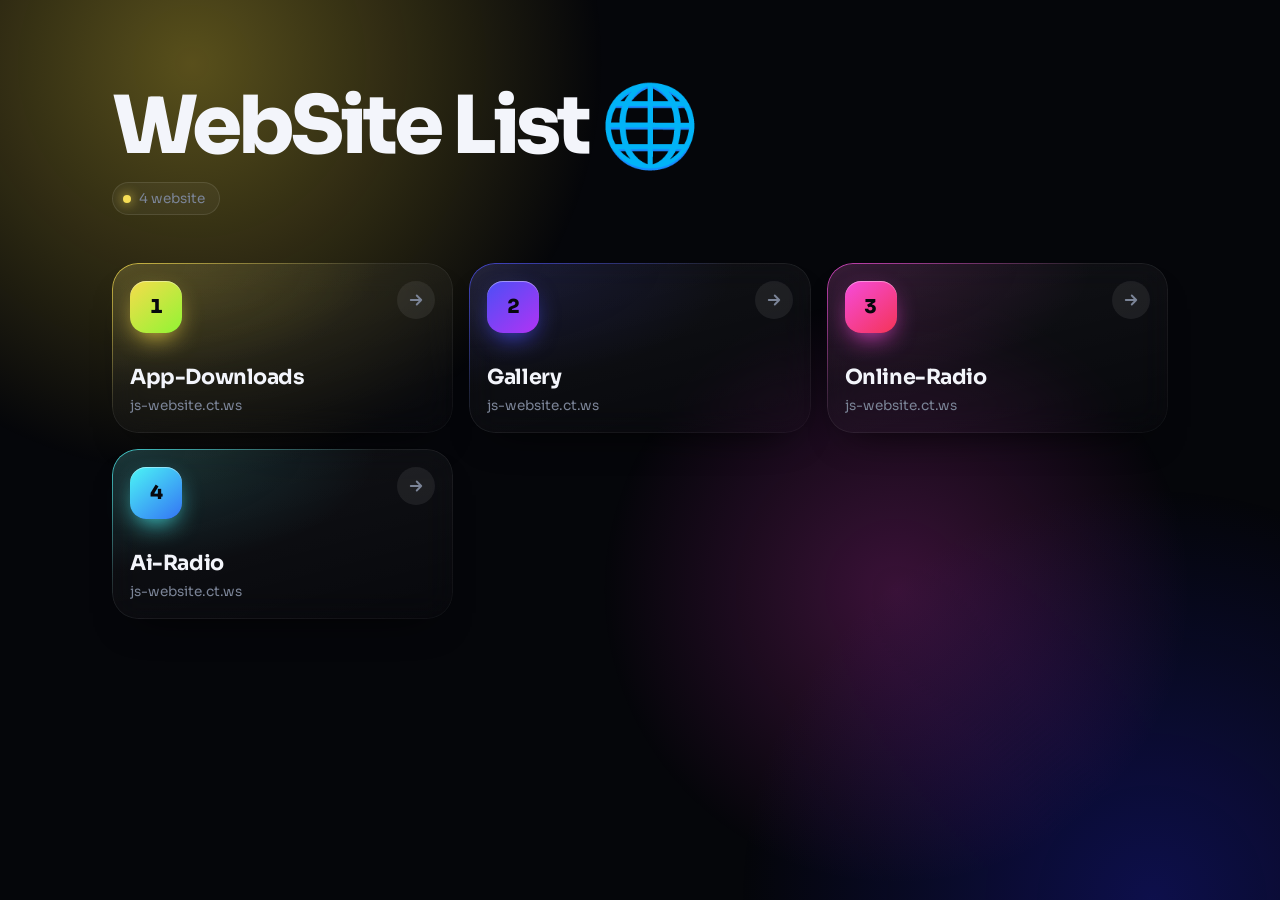
<file: JS-WebSite/index.html>
<!DOCTYPE html>
<html lang="mk">
<head>
<meta charset="utf-8">
<meta name="viewport" content="width=device-width, initial-scale=1, viewport-fit=cover">
<title>Callibra WebSite</title>
<link rel="icon" type="image/png" href="i.png">
<link rel="preconnect" href="https://fonts.googleapis.com">
<link rel="preconnect" href="https://fonts.gstatic.com" crossorigin>
<link href="https://fonts.googleapis.com/css2?family=Sora:wght@400;600;700;800&display=swap" rel="stylesheet">
<style>
  :root {
    color-scheme: dark;
    --bg: #05060a;
    --text: #f3f5fb;
    --muted: #7b8497;
    --b1: hsl(260 90% 60% / .35);
    --b2: hsl(190 90% 55% / .28);
    --b3: hsl(320 90% 60% / .22);
    --dot: hsl(260 90% 65%);
    box-sizing: border-box;
    padding-top: env(safe-area-inset-top, 0px);
    padding-bottom: env(safe-area-inset-bottom, 0px);
  }
  *, *::before, *::after { box-sizing: inherit; }
  html { background: var(--bg); }
  body {
    margin: 0;
    min-height: 100vh;
    background: var(--bg);
    color: var(--text);
    font-family: "Sora", system-ui, -apple-system, "Segoe UI", Roboto, Helvetica, Arial, sans-serif;
    line-height: 1.4;
    -webkit-font-smoothing: antialiased;
    overflow-x: hidden;
  }

  /* Aurora pozadina: boite se menuvaat so sekoj refresh */
  .aurora { position: fixed; inset: 0; z-index: 0; pointer-events: none; overflow: hidden; }
  .aurora i {
    position: absolute;
    width: 70vmax; height: 70vmax;
    border-radius: 50%;
    animation: drift 26s ease-in-out infinite alternate;
  }
  .aurora i:nth-child(1) { top: -30vmax; left: -20vmax; background: radial-gradient(circle, var(--b1), transparent 65%); }
  .aurora i:nth-child(2) { bottom: -35vmax; right: -25vmax; background: radial-gradient(circle, var(--b2), transparent 65%); animation-duration: 32s; animation-delay: -8s; }
  .aurora i:nth-child(3) { top: 30%; left: 45%; width: 50vmax; height: 50vmax; background: radial-gradient(circle, var(--b3), transparent 65%); animation-duration: 38s; animation-delay: -15s; }
  @keyframes drift {
    from { transform: translate3d(0, 0, 0) scale(1); }
    to   { transform: translate3d(6vmax, 4vmax, 0) scale(1.12); }
  }

  main {
    position: relative;
    z-index: 1;
    max-width: 1120px;
    margin: 0 auto;
    padding: clamp(40px, 8vw, 88px) clamp(16px, 4vw, 32px) 72px;
  }
  header { margin-bottom: clamp(28px, 5vw, 48px); }
  h1 {
    margin: 0;
    font-size: clamp(2.6rem, 9vw, 5rem);
    font-weight: 800;
    letter-spacing: -0.05em;
    line-height: .95;
  }
  .count {
    display: inline-flex;
    align-items: center;
    gap: 8px;
    margin: 18px 0 0;
    padding: 6px 14px 6px 10px;
    border-radius: 999px;
    border: 1px solid rgba(255,255,255,.1);
    background: rgba(255,255,255,.04);
    color: var(--muted);
    font-size: .85rem;
  }
  .count::before {
    content: "";
    width: 8px; height: 8px;
    border-radius: 50%;
    background: var(--dot);
    box-shadow: 0 0 12px var(--dot);
  }

  #list {
    display: grid;
    grid-template-columns: repeat(auto-fill, minmax(min(100%, 260px), 1fr));
    gap: clamp(10px, 2vw, 16px);
    margin: 0;
    padding: 0;
    list-style: none;
  }

  .label {
    position: relative;
    isolation: isolate;
    display: grid;
    grid-template-columns: auto 1fr auto;
    grid-template-areas: "num . go" "txt txt txt";
    grid-template-rows: auto 1fr;
    gap: 30px 12px;
    min-height: 160px;
    padding: 18px;
    border-radius: 26px;
    color: var(--text);
    text-decoration: none;
    background:
      radial-gradient(130% 120% at 0% 0%, color-mix(in srgb, var(--c) 16%, transparent), transparent 60%),
      linear-gradient(165deg, rgba(255,255,255,.055), rgba(255,255,255,.012));
    -webkit-backdrop-filter: blur(16px);
    backdrop-filter: blur(16px);
    box-shadow: 0 20px 40px -26px rgba(0,0,0,.95);
    transition: transform .25s cubic-bezier(.2,.7,.2,1), box-shadow .25s ease;
    animation: rise .6s cubic-bezier(.2,.7,.2,1) both;
    animation-delay: calc(var(--i) * 60ms);
  }
  /* gradient rub */
  .label::before {
    content: "";
    position: absolute;
    inset: 0;
    z-index: -1;
    border-radius: inherit;
    padding: 1px;
    background: linear-gradient(150deg, color-mix(in srgb, var(--c) 75%, transparent), rgba(255,255,255,.07) 42%, rgba(255,255,255,.04));
    -webkit-mask: linear-gradient(#000 0 0) content-box, linear-gradient(#000 0 0);
    -webkit-mask-composite: xor;
    mask-composite: exclude;
    pointer-events: none;
    transition: opacity .25s ease;
  }
  /* spotlight sleden od kursorot */
  .label::after {
    content: "";
    position: absolute;
    inset: 0;
    z-index: -1;
    border-radius: inherit;
    background: radial-gradient(300px circle at var(--mx, 50%) var(--my, 0%), color-mix(in srgb, var(--c) 30%, transparent), transparent 70%);
    opacity: 0;
    transition: opacity .3s ease;
    pointer-events: none;
  }
  .label:hover, .label:focus-visible {
    transform: translateY(-4px);
    box-shadow: 0 26px 50px -22px color-mix(in srgb, var(--c) 60%, transparent);
  }
  .label:hover::after, .label:focus-visible::after { opacity: 1; }
  .label:focus-visible { outline: 2px solid var(--c); outline-offset: 3px; }

  .num {
    grid-area: num;
    display: grid;
    place-items: center;
    min-width: 52px;
    height: 52px;
    padding: 0 12px;
    border-radius: 16px;
    background: linear-gradient(140deg, var(--c), var(--c2));
    color: #07080d;
    font-weight: 800;
    font-size: 1.2rem;
    letter-spacing: -0.02em;
    font-variant-numeric: tabular-nums;
    box-shadow: 0 10px 26px -8px var(--c), inset 0 1px 0 rgba(255,255,255,.4);
  }
  .txt { grid-area: txt; align-self: end; min-width: 0; }
  .title {
    display: block;
    font-weight: 700;
    font-size: 1.3rem;
    letter-spacing: -0.02em;
    overflow: hidden;
    text-overflow: ellipsis;
    white-space: nowrap;
  }
  .host {
    display: block;
    margin-top: 4px;
    font-size: .85rem;
    color: var(--muted);
    overflow: hidden;
    text-overflow: ellipsis;
    white-space: nowrap;
  }
  .go {
    grid-area: go;
    width: 38px; height: 38px;
    display: grid;
    place-items: center;
    border-radius: 50%;
    background: rgba(255,255,255,.07);
    color: var(--muted);
    transition: background .25s ease, color .25s ease, transform .25s ease;
  }
  .label:hover .go, .label:focus-visible .go {
    background: var(--c);
    color: #07080d;
    transform: rotate(-45deg);
  }
  .go svg { width: 18px; height: 18px; }

  @keyframes rise {
    from { opacity: 0; transform: translateY(18px) scale(.98); }
    to   { opacity: 1; transform: none; }
  }

  /* Telefon: kompaktni redovi */
  @media (max-width: 560px) {
    #list { grid-template-columns: 1fr; }
    .label {
      grid-template-columns: auto 1fr auto;
      grid-template-areas: "num txt go";
      grid-template-rows: auto;
      align-items: center;
      gap: 14px;
      min-height: 0;
      padding: 14px 16px;
      border-radius: 22px;
    }
    .txt { align-self: center; }
    .title { font-size: 1.1rem; }
    .num { min-width: 48px; height: 48px; border-radius: 14px; }
    .go { width: 34px; height: 34px; }
  }
  @media (hover: none) {
    .label:hover { transform: none; }
  }
  @media (prefers-reduced-motion: reduce) {
    .aurora i, .label { animation: none; }
    .label, .go { transition: none; }
  }
</style>
</head>
<body>
<div class="aurora" aria-hidden="true"><i></i><i></i><i></i></div>
<main>
  <header>
    <h1>WebSite List 🌐</h1>
    <p class="count" id="count"></p>
  </header>
  <ul id="list"></ul>
</main>

<script>
  // =====================================================
  //  SAMO TUKA DODAVAJ NOVI LINKOVI (eden red = eden link)
  //  Boja, red i broj se pravat avtomatski.
  // =====================================================
  const LINKS = [
    { text: "App-Downloads",    url: "https://js-website.ct.ws/App-Downloads" },
    { text: "Gallery",          url: "https://js-website.ct.ws/Gallery" },
    { text: "Online-Radio",     url: "https://js-website.ct.ws/Online-Radio" },
	{ text: "Ai-Radio",         url: "https://js-website.ct.ws/Online-Radio" },
  ];
  // =====================================================

  const list = document.getElementById("list");
  let prevHue = null;
  const hues = [];

  // Random nijansa, dovolno razlicna od prethodnata
  function randomHue() {
    let h, tries = 0;
    do {
      h = Math.floor(Math.random() * 360);
      tries++;
    } while (
      prevHue !== null && tries < 50 &&
      Math.min(Math.abs(h - prevHue), 360 - Math.abs(h - prevHue)) < 45
    );
    prevHue = h;
    return h;
  }

  function hostOf(url) {
    try { return new URL(url).hostname.replace(/^www\./, ""); }
    catch (e) { return url; }
  }

  const ARROW = '<svg viewBox="0 0 24 24" fill="none" stroke="currentColor" stroke-width="2.5" stroke-linecap="round" stroke-linejoin="round" aria-hidden="true"><path d="M5 12h14M13 6l6 6-6 6"/></svg>';

  LINKS.forEach((item, i) => {
    const h = randomHue();
    hues.push(h);

    const li = document.createElement("li");
    const a = document.createElement("a");
    a.className = "label";
    a.href = item.url;
    a.target = "_blank";
    a.rel = "noopener noreferrer";
    a.style.setProperty("--i", i);
    a.style.setProperty("--c", `hsl(${h} 90% 63%)`);
    a.style.setProperty("--c2", `hsl(${(h + 40) % 360} 90% 58%)`);

    const num = document.createElement("span");
    num.className = "num";
    num.textContent = i + 1;

    const txt = document.createElement("span");
    txt.className = "txt";

    const title = document.createElement("span");
    title.className = "title";
    title.textContent = item.text;

    const host = document.createElement("span");
    host.className = "host";
    host.textContent = hostOf(item.url);

    txt.append(title, host);

    const go = document.createElement("span");
    go.className = "go";
    go.innerHTML = ARROW;

    a.append(num, txt, go);

    // spotlight efekt (desktop)
    a.addEventListener("pointermove", (e) => {
      const r = a.getBoundingClientRect();
      a.style.setProperty("--mx", (e.clientX - r.left) + "px");
      a.style.setProperty("--my", (e.clientY - r.top) + "px");
    });

    li.appendChild(a);
    list.appendChild(li);
  });

  // Aurora pozadina vo boite na labelite
  if (hues.length) {
    const root = document.documentElement.style;
    const pick = (n) => hues[n % hues.length];
    root.setProperty("--b1", `hsl(${pick(0)} 90% 60% / .35)`);
    root.setProperty("--b2", `hsl(${pick(1)} 90% 55% / .28)`);
    root.setProperty("--b3", `hsl(${pick(2)} 90% 60% / .22)`);
    root.setProperty("--dot", `hsl(${pick(0)} 90% 65%)`);
  }

  document.getElementById("count").textContent = LINKS.length + " website";
</script>
</body>
</html>
</file>
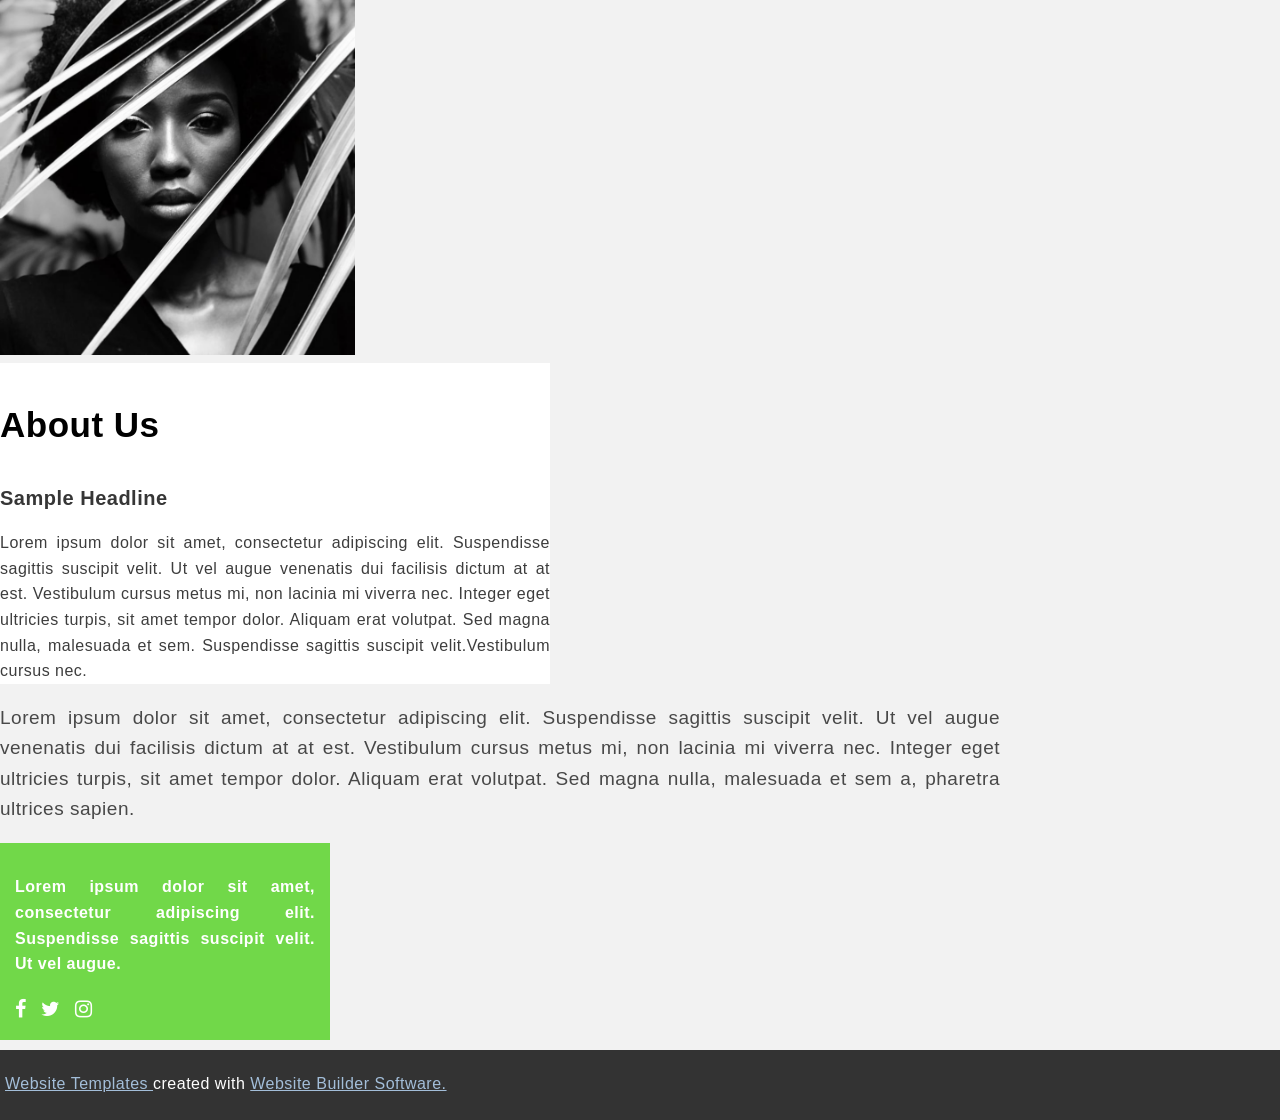
<file: JavaScript/Html_Css-1/index.html>
<!DOCTYPE html>
<html lang="en">
<head>
    <meta charset="UTF-8">
    <meta name="viewport" content="width=device-width, initial-scale=1.0">
    <link rel="stylesheet" href="https://fonts.googleapis.com/css?family=Audiowide|Arial">
    <link rel="stylesheet" href="https://cdnjs.cloudflare.com/ajax/libs/font-awesome/4.7.0/css/font-awesome.min.css">
	<title>Biography</title>
</head>
<style>
    body {
        margin: 0;
        font-family: "Arial", sans-serif;
        text-align: justify;
        letter-spacing: 0.5px;
        line-height: 1.6;
    }

    h1 {
        font-size: 35px;
        color: black;
    }
    
    #text{
       font-size: 20px;
       color: #363636;
    }
    
    .about-us {
        padding-top: 5px;
        width: 550px;
        background-color: white;
        color: #3d3d3d;
    }
    
    #paragraph {
        color: #484848;
        font-size: 19px;
        max-width: 1000px;
    }
    
    .div2 {
         background-color: #71d849;
         color: white;
         width: 300px;
         padding: 15px;  
    }
    
    footer {
        background-color: #333333;
        color: #ffffff;
        padding: 5px;
        position: relative;
        height: 60px;
        margin-top: 10px;
    }
    
    .social-icon {
        font-size: 20px;
        color: white;
        letter-spacing: 10px;
    }
    
</style>
<body style="background-color: #f2f2f2">
      <header>
       <img width="355px" src="./img/pic1.png" alt="header"/>
      </header>
<section class="about-us">
      <h1>About Us</h1>
      <h1 id="text">Sample Headline</h1>
      <p>Lorem ipsum dolor sit amet, consectetur adipiscing elit. Suspendisse sagittis suscipit velit. Ut vel augue venenatis dui facilisis dictum at at est. Vestibulum cursus metus mi, non lacinia mi viverra nec. Integer eget ultricies turpis, sit amet tempor dolor. Aliquam erat volutpat. Sed magna nulla, malesuada et sem. Suspendisse sagittis suscipit velit.Vestibulum cursus nec.</p>
</section>
      <p id="paragraph">Lorem ipsum dolor sit amet, consectetur adipiscing elit. Suspendisse sagittis suscipit velit. Ut vel augue venenatis dui facilisis dictum at at est. Vestibulum cursus metus mi, non lacinia mi viverra nec. Integer eget ultricies turpis, sit amet tempor dolor. Aliquam erat volutpat. Sed magna nulla, malesuada et sem a, pharetra ultrices sapien.</p>
<div class="div2">
      <p><strong>Lorem ipsum dolor sit amet, consectetur adipiscing elit. Suspendisse sagittis suscipit velit. Ut vel augue.</strong></p>
      <a href="#" class="social-icon"><i class="fa fa-facebook"></i></a>
      <a href="#" class="social-icon"><i class="fa fa-twitter"></i></a>
      <a href="#" class="social-icon"><i class="fa fa-instagram"></i></a>
</div>
<footer>
      <p style="color: white;"><a href="#" style="color: #a3bed9;">Website Templates </a>created with <a href="#" style="color: #a3bed9;">Website Builder Software.</a></p>
</footer>
</body>
</html>
</file>
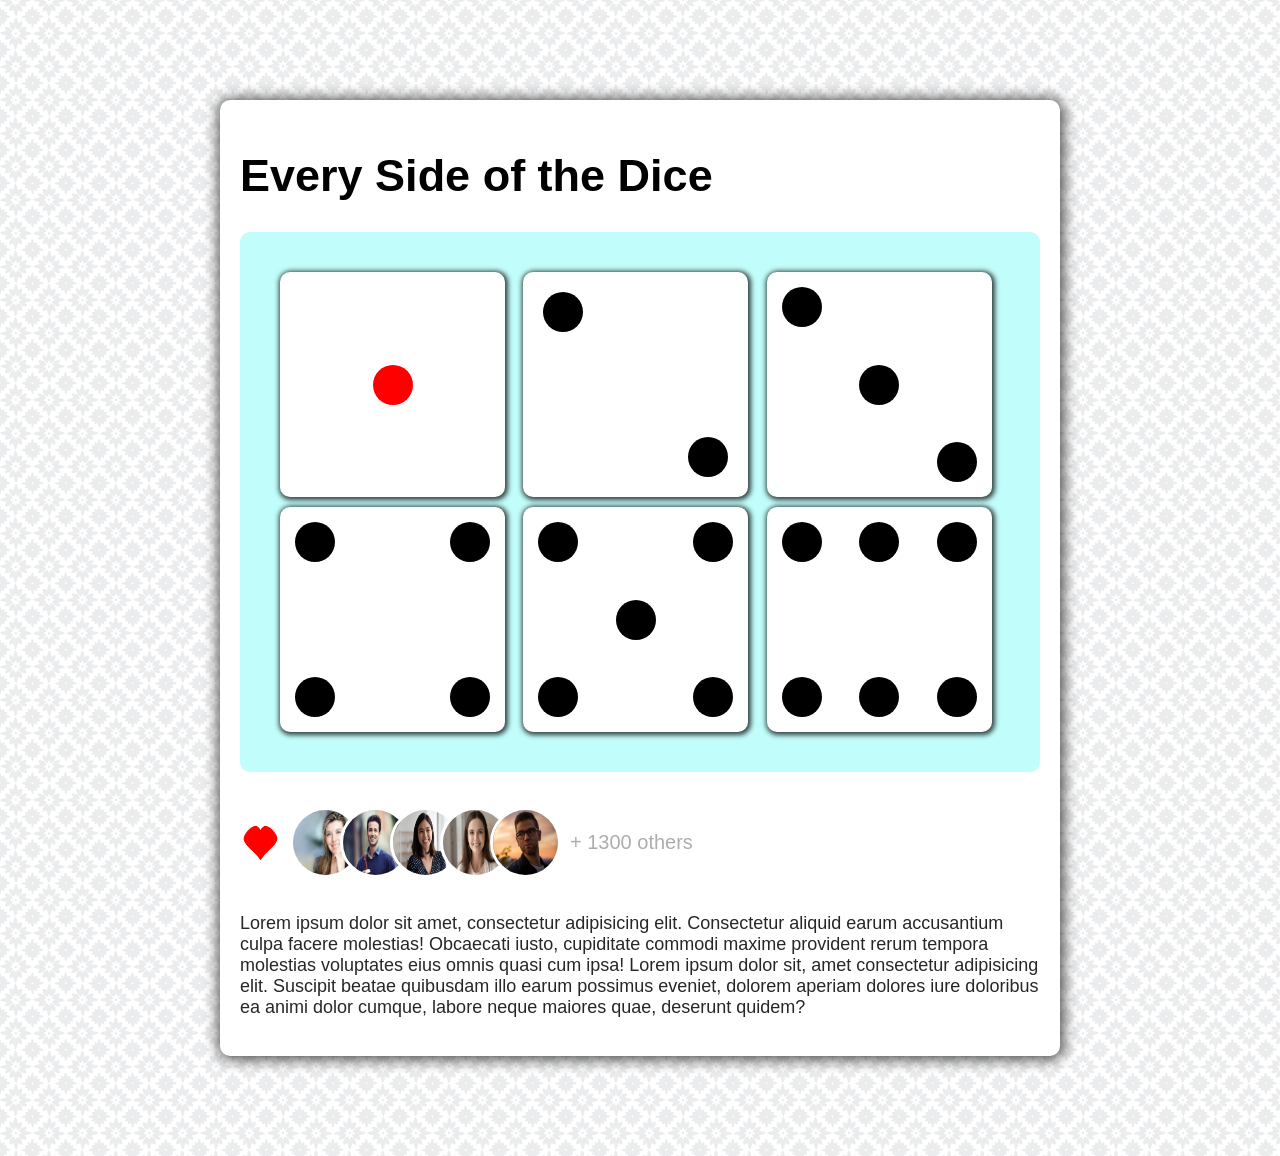
<file: JavaScript/Html_Css-5/index.html>
<!DOCTYPE html>
<html lang="en">
<head>
    <meta charset="UTF-8">
    <meta name="viewport" content="width=device-width, initial-scale=1.0">
    <link type="text/css" rel="stylesheet" href="style.css"/>
    <title>Position</title>
</head>
<body>
    <main class="container">
        <div><h1>Every Side of the Dice</h1></div>
           <div class="box">
               <div class="kocka">
                  <div class="dotred"></div>
               </div>
               <div class="kocka">
                  <div class="dot"></div>
                  <div class="dot"></div>
               </div>
               <div class="kocka">
                  <div class="dot"></div>
                  <div class="dot"></div>
                  <div class="dot"></div>
               </div>
               <div class="kocka">
                  <div class="dot"></div>
                  <div class="dot"></div>
                  <div class="dot"></div>
                  <div class="dot"></div>
               </div>
               <div class="kocka">
                   <div class="dot"></div>
                   <div class="dot"></div>
                   <div class="dot"></div>
                   <div class="dot"></div>
                   <div class="dot"></div>
               </div>
               <div class="kocka">
                    <div class="dot"></div>
                    <div class="dot"></div>
                    <div class="dot"></div>
                    <div class="dot"></div>
                    <div class="dot"></div>
                    <div class="dot"></div>
               </div>
           </div>
           <div class="sliki">
              <img src="./img/srce.png" width="35px" height="35px" style="margin-right: 20px;" id="img1">
              <img src="./img/1.png" width="65px" height="65px" id="img2">
              <img src="./img/2.jpg" width="65px" height="65px" id="img3">
              <img src="./img/3.jpg" width="65px" height="65px" id="img4">
              <img src="./img/4.jpg" width="65px" height="65px" id="img5">
              <img src="./img/5.jpg" width="65px" height="65px" id="img6">
              <div id="text"><span>+ 1300 others</span></div>
           </div>
                 <p>Lorem ipsum dolor sit amet, consectetur adipisicing elit. Consectetur aliquid earum accusantium culpa facere molestias! Obcaecati iusto, cupiditate commodi maxime provident rerum tempora 
                    molestias voluptates eius omnis quasi cum ipsa!
                    Lorem ipsum dolor sit, amet consectetur adipisicing elit. Suscipit beatae quibusdam illo earum possimus eveniet, dolorem aperiam dolores iure doloribus ea animi dolor cumque, 
                    labore neque maiores quae, deserunt quidem?</p>
    </main>
</body>
</html>
</file>
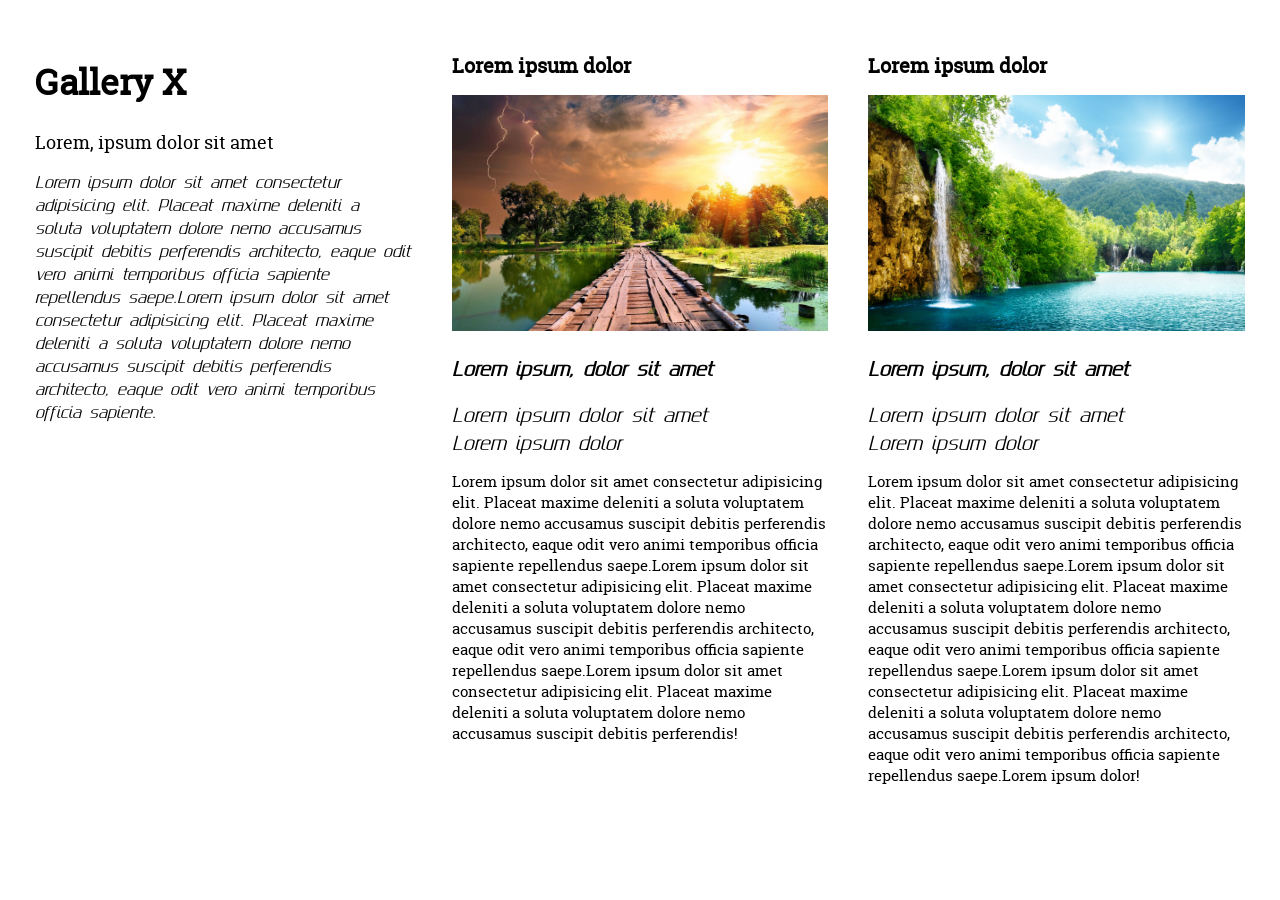
<file: JavaScript/Html_Css-6/index.html>
<!DOCTYPE html>
<html lang="en">
<head>
    <meta charset="UTF-8">
    <meta name="viewport" content="width=device-width, initial-scale=1.0">
    <link type="text/css" rel="stylesheet" href="./style/style.css"/>
    <link type="text/css" rel="stylesheet" href="./fonts/fonts.css"/>
    <title>Gallery X</title>
</head>
<body>
    <div class="text">
        <h1>Gallery X</h1>
        <span>Lorem, ipsum dolor sit amet</span>
        <P id="font2">Lorem ipsum dolor sit amet consectetur adipisicing elit. Placeat maxime deleniti a soluta voluptatem dolore nemo accusamus suscipit debitis perferendis architecto, eaque odit vero animi temporibus officia sapiente repellendus saepe.Lorem ipsum dolor sit amet consectetur adipisicing elit. Placeat maxime deleniti a soluta voluptatem dolore nemo accusamus suscipit debitis perferendis architecto, eaque odit vero animi temporibus officia sapiente.</P>
    </div>
    <div class="box1">
        <h2>Lorem ipsum dolor</h2>
        <img src="./img/1.jpg" alt="slika1">
        <h3 id="font2">Lorem ipsum, dolor sit amet</h3>
        <span id="font2">Lorem ipsum dolor sit amet</span><br>
        <span id="font2">Lorem ipsum dolor</span>
        <p>Lorem ipsum dolor sit amet consectetur adipisicing elit. Placeat maxime deleniti a soluta voluptatem dolore nemo accusamus suscipit debitis perferendis architecto, eaque odit vero animi temporibus officia sapiente repellendus saepe.Lorem ipsum dolor sit amet consectetur adipisicing elit. Placeat maxime deleniti a soluta voluptatem dolore nemo accusamus suscipit debitis perferendis architecto, eaque odit vero animi temporibus officia sapiente repellendus saepe.Lorem ipsum dolor sit amet consectetur adipisicing elit. Placeat maxime deleniti a soluta voluptatem dolore nemo accusamus suscipit debitis perferendis!</p>
    </div>
    <div class="box2">
        <h2>Lorem ipsum dolor</h2>
        <img src="./img/2.jpg" alt="slika2">
        <h3 id="font2">Lorem ipsum, dolor sit amet</h3>
        <span id="font2">Lorem ipsum dolor sit amet</span><br>
        <span id="font2">Lorem ipsum dolor</span>
        <p>Lorem ipsum dolor sit amet consectetur adipisicing elit. Placeat maxime deleniti a soluta voluptatem dolore nemo accusamus suscipit debitis perferendis architecto, eaque odit vero animi temporibus officia sapiente repellendus saepe.Lorem ipsum dolor sit amet consectetur adipisicing elit. Placeat maxime deleniti a soluta voluptatem dolore nemo accusamus suscipit debitis perferendis architecto, eaque odit vero animi temporibus officia sapiente repellendus saepe.Lorem ipsum dolor sit amet consectetur adipisicing elit. Placeat maxime deleniti a soluta voluptatem dolore nemo accusamus suscipit debitis perferendis architecto, eaque odit vero animi temporibus officia sapiente repellendus saepe.Lorem ipsum dolor!</p>
    </div>
</body>
</html>
</file>
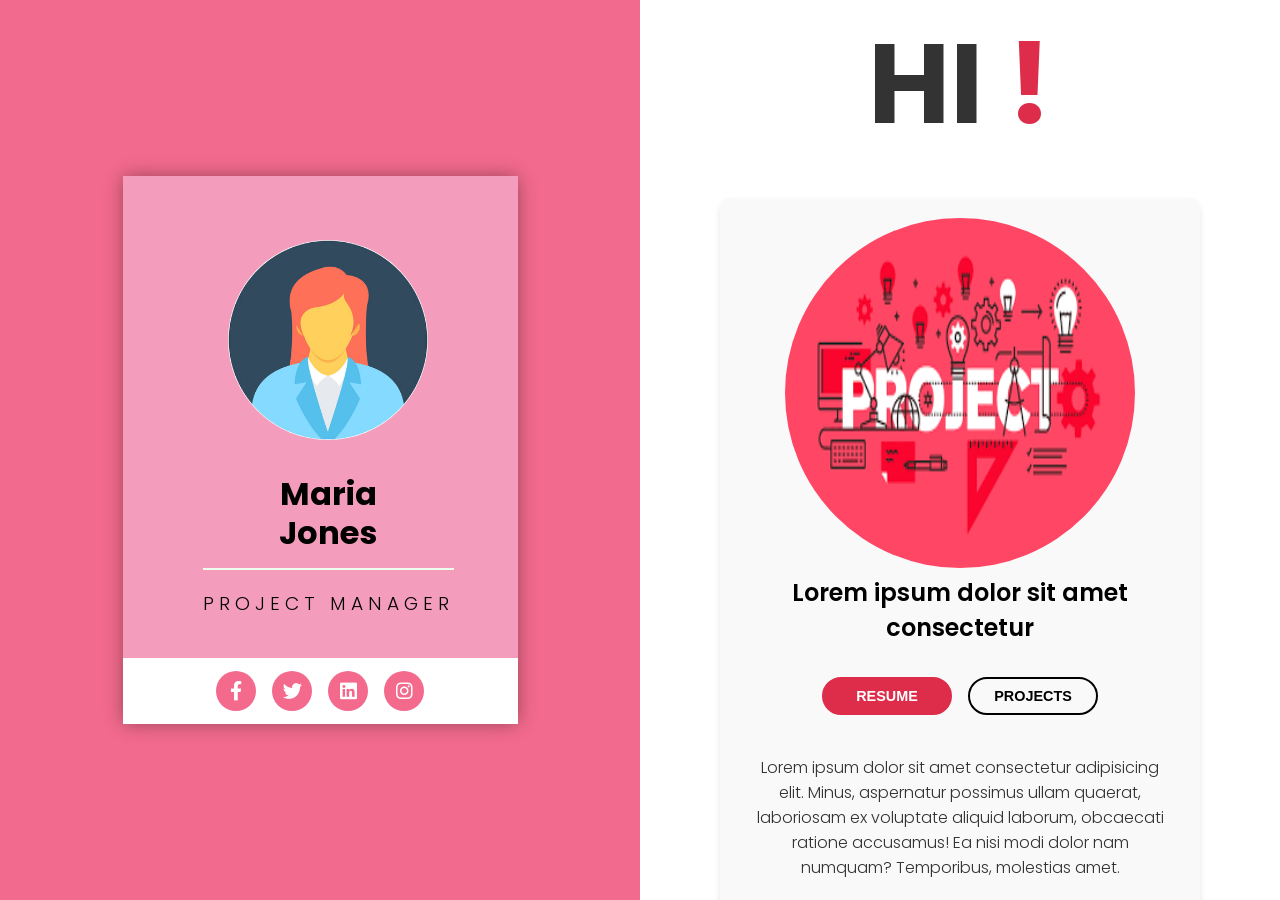
<file: JavaScript/Html_Css-AboutMe/index.html>
<!DOCTYPE html>
<html>
<head>
    <meta charset="utf-8">
    <meta http-equiv="X-UA-Compatible" content="IE=edge">
    <title>About Me Page</title>
    <meta name="viewport" content="width=device-width, initial-scale=1">
    <link rel="stylesheet" href="style.css">
    <link rel="stylesheet" href="https://cdnjs.cloudflare.com/ajax/libs/font-awesome/5.15.1/css/all.min.css" integrity="sha512-+4zCK9k+qNFUR5X+cKL9EIR+ZOhtIloNl9GIKS57V1MyNsYpYcUrUeQc9vNfzsWfV28IaLL3i96P9sdNyeRssA==" crossorigin="anonymous" />
</head>
<body>
<div class="about-wrapper">
    <div class="about-left">
        <div class="about-left-content">
            <div>
                <div class="shadow">
                    <div class="about-img">
                        <img src="./img/profil.jpg" alt="about image">
                    </div>
                </div>
                <h2>Maria<br>Jones</h2>
                <h3>Project manager</h3>
            </div>
            <ul class="icons">
                <li><i class="fab fa-facebook-f"></i></li>
                <li><i class="fab fa-twitter"></i></li>
                <li><i class="fab fa-linkedin"></i></li>
                <li><i class="fab fa-instagram"></i></li>
            </ul>
        </div>
    </div>
      <div class = "about-right">
          <h1>hi<span> !</span></h1>
        <div class="index">
        <img src="./img/project.png" alt="project image" class="responsive-img">
          <h2>Lorem ipsum dolor sit amet consectetur</h2>
        <div class = "about-btns">
        <a href="resume.html">
          <button type="button" class="btn btn-pink">Resume</button>
        </a>
        <a href="project.html">
          <button type="button" class="btn btn-white">Projects</button>
        </a>
        </div>
        <div class = "about-para">
          <p>Lorem ipsum dolor sit amet consectetur adipisicing elit. Minus, aspernatur possimus ullam quaerat, laboriosam ex voluptate aliquid laborum, obcaecati ratione accusamus! Ea nisi modi dolor nam numquam? Temporibus, molestias amet.</p>
          <p>Lorem ipsum dolor sit amet, consectetur adipisicing elit. Natus iure tempora alias laudantium sapiente impedit!</p>
        </div>
        </div>
      </div>
    </div>
  </body>
</html>
</file>
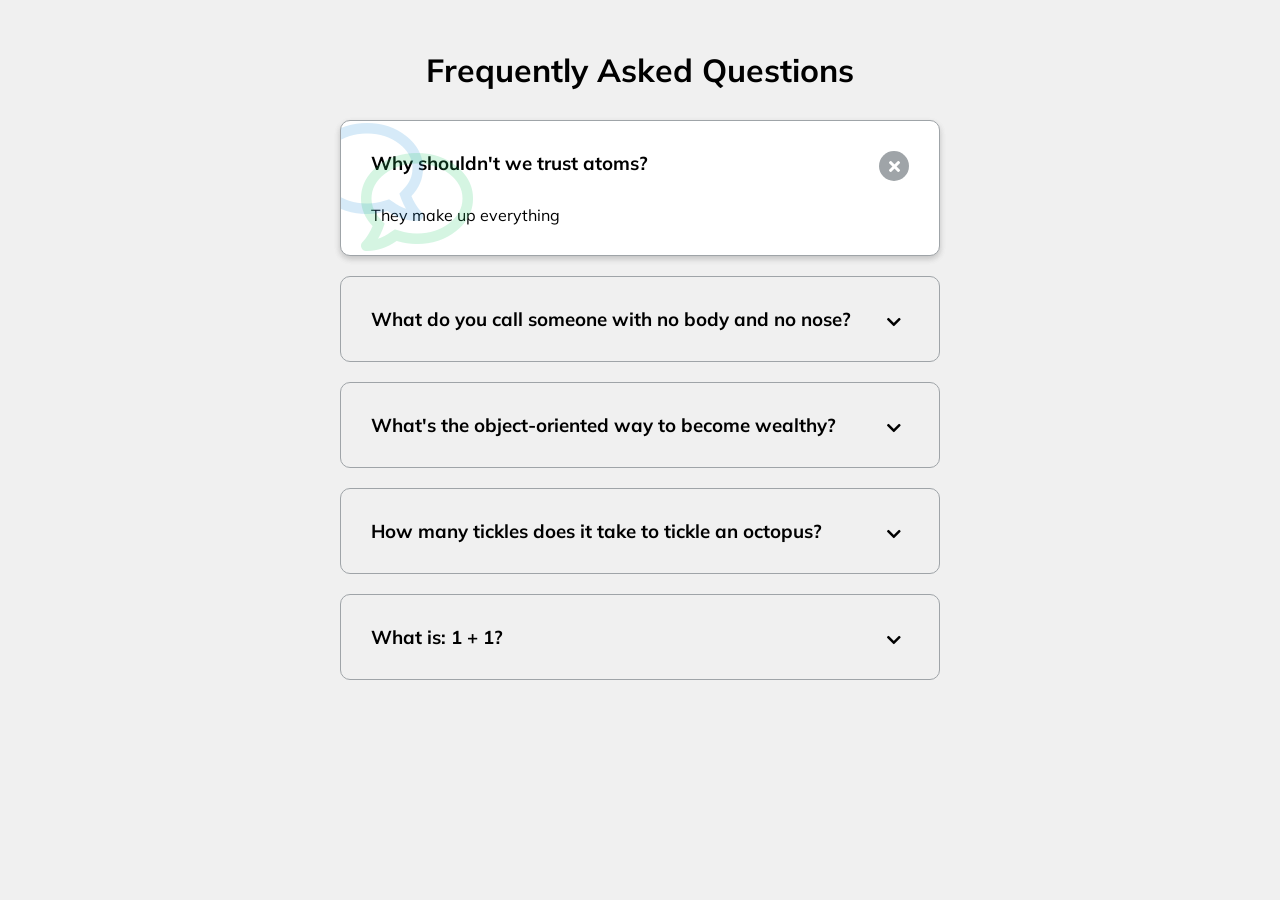
<file: JavaScript/Html_Css-FAQ/index.html>
<!DOCTYPE html>
<html lang="en">
  <head>
    <meta charset="UTF-8" />
    <meta name="viewport" content="width=device-width, initial-scale=1.0" />
    <link
      rel="stylesheet"
      href="https://cdnjs.cloudflare.com/ajax/libs/font-awesome/5.14.0/css/all.min.css"
      integrity="sha512-1PKOgIY59xJ8Co8+NE6FZ+LOAZKjy+KY8iq0G4B3CyeY6wYHN3yt9PW0XpSriVlkMXe40PTKnXrLnZ9+fkDaog=="
      crossorigin="anonymous"
    />
    <link rel="stylesheet" href="style.css" />
    <title>FAQ </title>
  </head>
  <body>
    <h1>Frequently Asked Questions</h1>
    <div class="faq-container">
      <div class="faq active">
        <h3 class="faq-title">Why shouldn't we trust atoms?</h3>

        <p class="faq-text">They make up everything</p>

        <button class="faq-toggle">
          <i class="fas fa-chevron-down"></i>
          <i class="fas fa-times"></i>
        </button>
      </div>

      <div class="faq">
        <h3 class="faq-title">
          What do you call someone with no body and no nose?
        </h3>
        <p class="faq-text">Nobody knows.</p>
        <button class="faq-toggle">
          <i class="fas fa-chevron-down"></i>
          <i class="fas fa-times"></i>
        </button>
      </div>

      <div class="faq">
        <h3 class="faq-title">
          What's the object-oriented way to become wealthy?
        </h3>
        <p class="faq-text">Inheritance.</p>
        <button class="faq-toggle">
          <i class="fas fa-chevron-down"></i>
          <i class="fas fa-times"></i>
        </button>
      </div>

      <div class="faq">
        <h3 class="faq-title">
          How many tickles does it take to tickle an octopus?
        </h3>
        <p class="faq-text">Ten-tickles!</p>
        <button class="faq-toggle">
          <i class="fas fa-chevron-down"></i>
          <i class="fas fa-times"></i>
        </button>
      </div>

      <div class="faq">
        <h3 class="faq-title">What is: 1 + 1?</h3>
        <p class="faq-text">Depends on who are you asking.</p>
        <button class="faq-toggle">
          <i class="fas fa-chevron-down"></i>
          <i class="fas fa-times"></i>
        </button>
      </div>
    </div>
<script>
const toggles = document.querySelectorAll('.faq-toggle')

toggles.forEach(toggle => {
toggle.addEventListener('click', () => {
toggle.parentNode.classList.toggle('active')
    })
})
</script>
  </body>
</html>
</file>
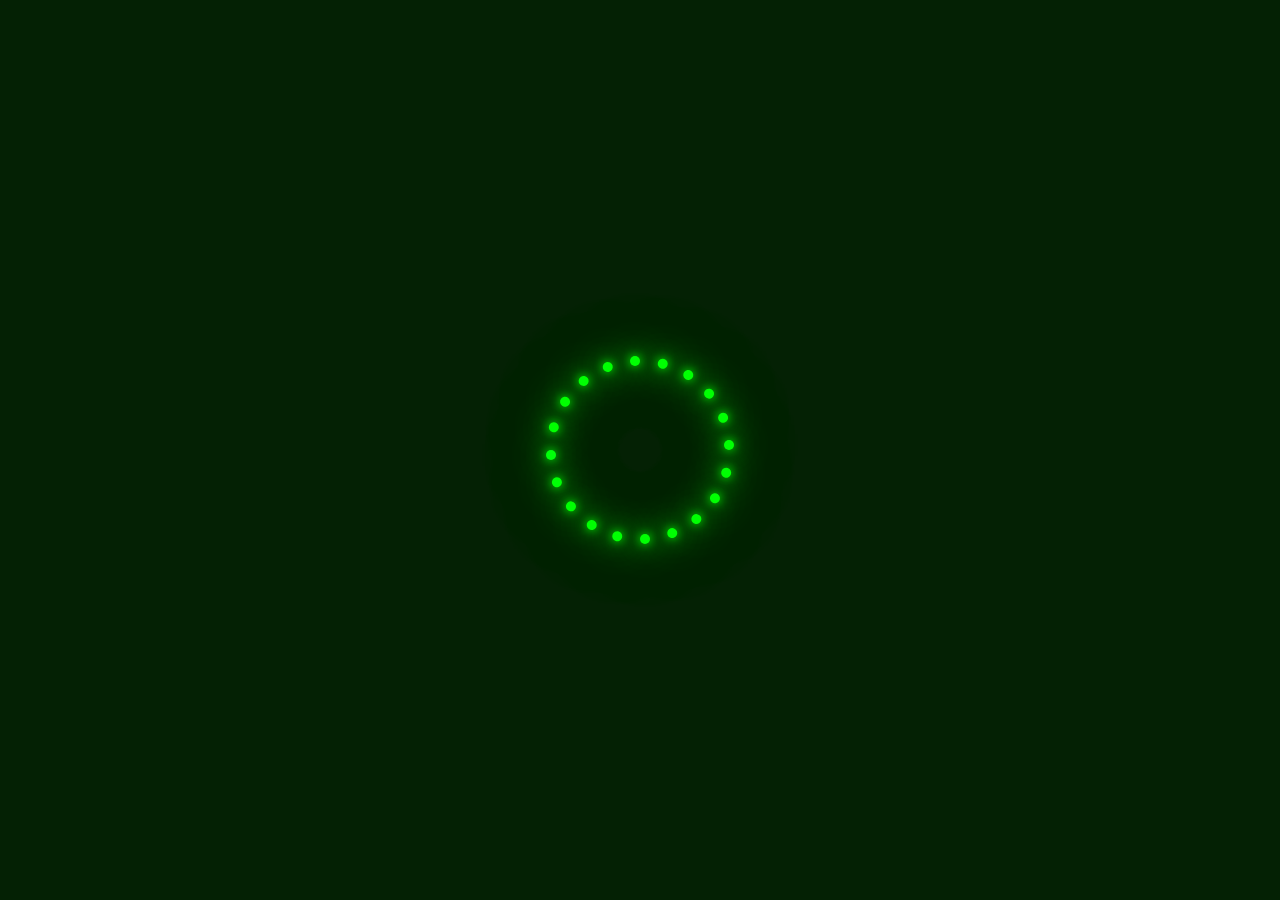
<file: JavaScript/Html_Css-Loader/index.html>
<!DOCTYPE html>
<html lang="en">
<head>
    <meta charset="UTF-8">
    <meta name="viewport" content="width=device-width, initial-scale=1.0">
    <title>CSS Creative Loader Animation Effects</title>
    <link rel="stylesheet" href="style.css">
</head>
<body>
    <section>
        <div class="loader">
            <span style="--i:1;"></span>
            <span style="--i:2;"></span>
            <span style="--i:3;"></span>
            <span style="--i:4;"></span>
            <span style="--i:5;"></span>
            <span style="--i:6;"></span>
            <span style="--i:7;"></span>
            <span style="--i:8;"></span>
            <span style="--i:9;"></span>
            <span style="--i:10;"></span>
            <span style="--i:11;"></span>
            <span style="--i:12;"></span>
            <span style="--i:13;"></span>
            <span style="--i:14;"></span>
            <span style="--i:15;"></span>
            <span style="--i:16;"></span>
            <span style="--i:17;"></span>
            <span style="--i:18;"></span>
            <span style="--i:19;"></span>
            <span style="--i:20;"></span>
        </div>
    </section>
</body>
</html>
</file>
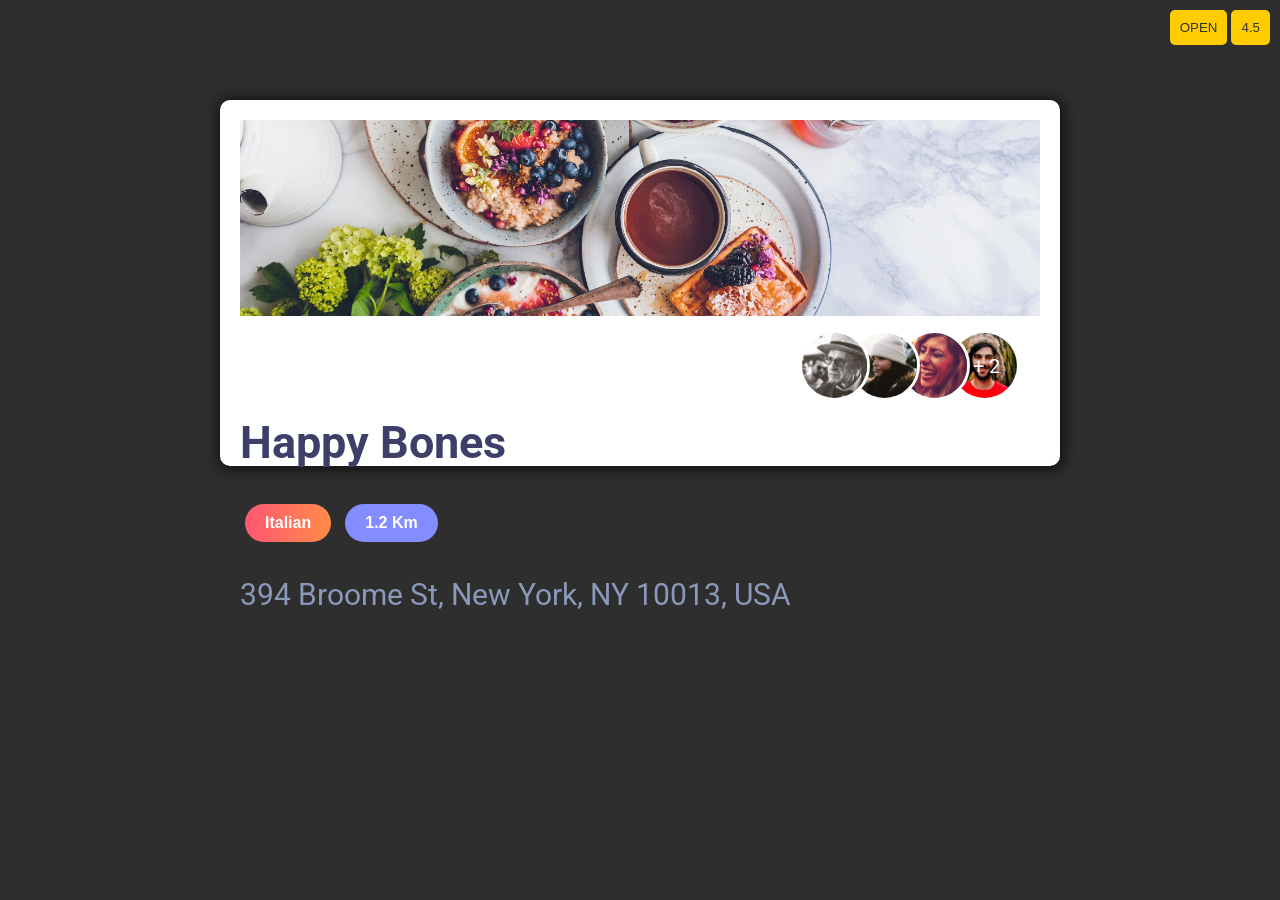
<file: JavaScript/JavaScipt-11/index.html>
<!DOCTYPE html>
<html lang="en">
<head>
    <meta charset="UTF-8">
    <meta name="viewport" content="width=device-width, initial-scale=1.0">
    <link rel="preconnect" href="https://fonts.googleapis.com">
    <link rel="preconnect" href="https://fonts.gstatic.com" crossorigin>
    <link href="https://fonts.googleapis.com/css2?family=Roboto:wght@400;700;900&display=swap" rel="stylesheet">
    <link type="text/css" rel="stylesheet" href="style.css"/>
    <title>HTML CSS Vezba</title>
</head>
<body>
    <main class="container">
        <div class="background-image">
              <!-- Background image content goes here -->
          </div>
          <div class="rewards-button">
              <button>OPEN</button>
              <button>4.5</button>
          </div> 
         <div class="sliki">
            <img src="./img/avatar-1.jpg" width="65px" height="65px" id="img1">
            <img src="./img/avatar-2.jpg" width="65px" height="65px" id="img2">
            <img src="./img/avatar-3.jpg" width="65px" height="65px" id="img3">
            <img src="./img/avatar-4.jpg" width="65px" height="65px" id="img4">
            <div id="text"><span>+ 2</span></div>
         </div>
          <h1>Happy Bones</h1> 
          <button class="btn">Italian</button>
          <button class="btn-2">1.2 Km</button>
         <p>394 Broome St, New York, NY 10013, USA</p>
  </main>
</body>
</html>
</file>
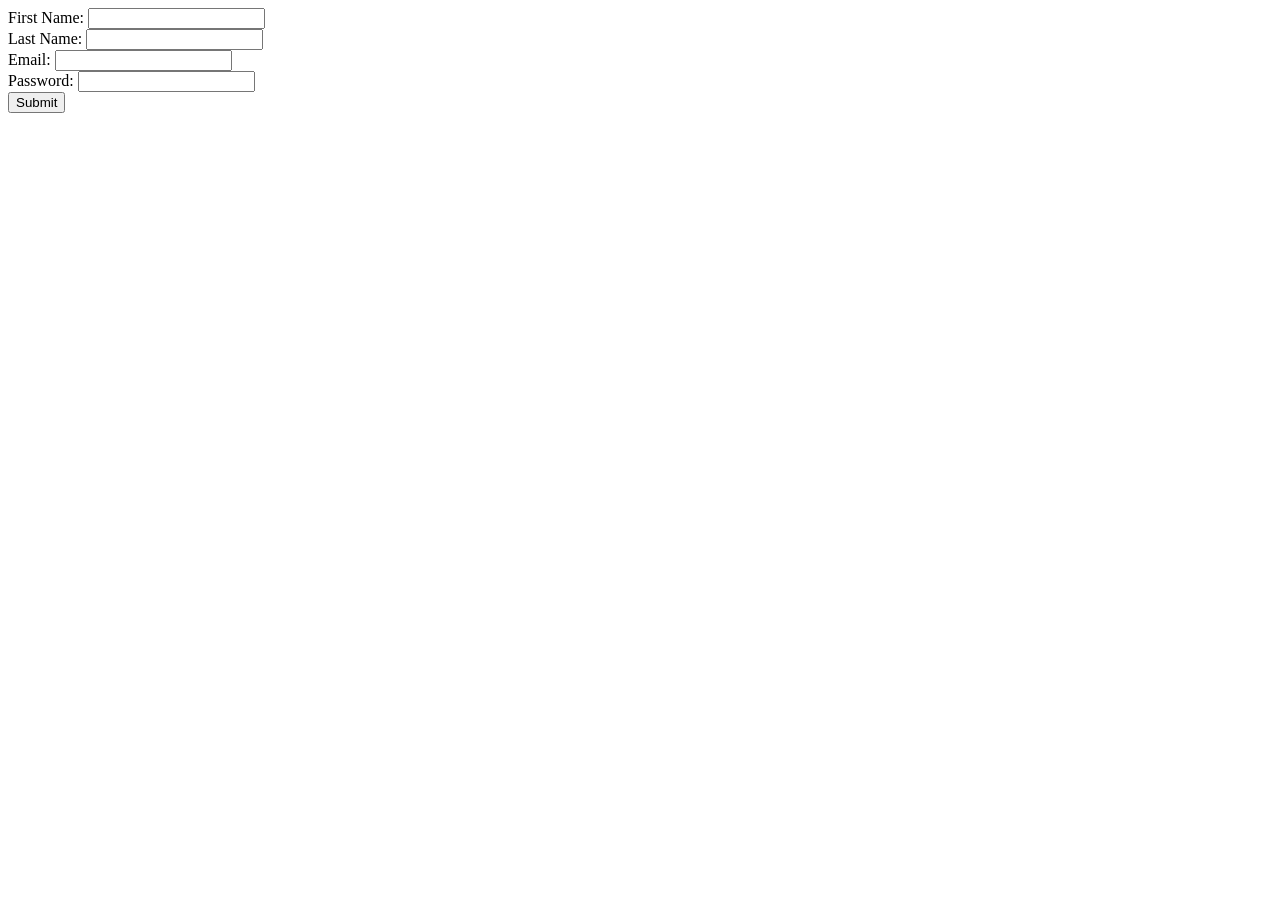
<file: JavaScript/JavaScipt-6/index.html>
<!DOCTYPE html>
<html lang="en">
<head>
    <meta charset="UTF-8">
    <meta name="viewport" content="width=device-width, initial-scale=1.0">
    <title>Registration Form</title>
</head>
<body>
    <form id="registrationForm">
        <label for="firstName">First Name:</label>
        <input type="text" id="firstName" name="firstName" required>
      
        <br>
      
        <label for="lastName">Last Name:</label>
        <input type="text" id="lastName" name="lastName" required>
      
        <br>
      
        <label for="email">Email:</label>
        <input type="email" id="email" name="email" required>
      
        <br>
      
        <label for="password">Password:</label>
        <input type="password" id="password" name="password" required>
      
        <br>
      
        <button type="button" onclick="submitForm()">Submit</button>
      </form>
      <script text="text/javascript" src="main.js"></script>     
</body>
</html>
</file>
<file: JavaScript/Html_Css-5/style.css>
body{
    padding: 0;
    margin: 100px;
    font-family: sans-serif;
    background-image: url('./img/pic.png'); 
    display: flex;
    justify-content: center;
}

h1{
    font-size: 45px;
    font-weight: bold;
}

p{
    font-size: 18px;
    color: #272727;
}

span{
    font-size: 20px;
    color: #adadad;
    margin: 30px;
}

.container{
    background-color: #ffffff;
    border-radius: 10px;
    box-shadow: #000;
    width: 800px;
    padding: 20px;
    box-shadow: 1px 1px 15px 2px rgba(0,0,0,0.75);
}   

.box{
    height: 460px;
    display: grid;
    grid-template-columns: repeat(3, 1fr);
    grid-template-rows: repeat(3, 1fr);
    background-color: #c1fdfa;
    border-radius: 10px;
    padding: 40px;
    gap: 10px;
}

.kocka{
    position: relative;
    background-color: #ffffff;
    border-radius: 10px;
    width: 225px;
    height: 225px;
    box-shadow: 1px 1px 5px 2px rgba(0,0,0,0.75);
}

.dotred{
    position: absolute;
    background-color: #ff0000;
    width: 40px;
    height: 40px;
    border-radius: 50%;
}

.dot{
    position: absolute;
    background-color:#000;
    width: 40px;
    height: 40px;
    border-radius: 50%;
}

.kocka:first-child{
    .dotred{
     top: 0;
     right: 0;
     bottom: 0;
     left: 0;
     margin: auto;
 }
}
  
  .kocka:nth-child(2){
    .dot{
      &:first-child{
        top: 20px;
        left: 20px;
      }
      &:last-child{
        bottom: 20px;
        right: 20px;
     }
 }
}
  
  .kocka:nth-child(3){
    .dot{
      &:first-child{
        top: 15px;
        left: 15px;
      }
      &:nth-child(2){
        top: 0;
        right: 0;
        bottom: 0;
        left: 0;
        margin: auto;
      }
      &:last-child{
        bottom: 15px;
        right: 15px;
      }
 }
}
  
  .kocka:nth-child(4){
    .dot{  
      &:first-child{
        top: 15px;
        left: 15px;
      }
      &:nth-child(2){
        top: 15px;
        right: 15px;
      }
      &:nth-child(3){
        bottom: 15px;
        left: 15px;
      }
      &:last-child{
        bottom: 15px;
        right: 15px;
      }
 }
}
  
  .kocka:nth-child(5){
    .dot{  
      &:first-child{
        top: 15px;
        left: 15px;
      }
      &:nth-child(2){
        top: 15px;
        right: 15px;
      }
      &:nth-child(3){
        top: 0;
        right: 0;
        bottom: 0;
        left: 0;
        margin: auto;
      }
      &:nth-child(4){
        bottom: 15px;
        left: 15px;
      }
      &:last-child{
        bottom: 15px;
        right: 15px;
      }
 }
}
  
  .kocka:nth-child(6){
    .dot{  
      &:first-child{
        top: 15px;
        left: 15px;
      }
      &:nth-child(2){
        top: 15px;
        right: 15px;
      }
      &:nth-child(3){
        top: 15px;
        left: 92px;
        margin: auto;
      }
      &:nth-child(4){
        bottom: 15px;
        left: 92px;
        margin: auto;
      }
      &:nth-child(5){
        bottom: 15px;
        left: 15px;
      }
      &:last-child{
        bottom: 15px;
        right: 15px;
      }
 }
}

.sliki{
    display: flex;
    align-items: center;
    margin: 50px 20px 50px 0px;
    position: relative;
}

.sliki img{
    border-radius: 50%;
    border: 3px solid #ffffff;
}

#text{
    position: absolute;
    left: 300px;
}

#img1{
    position: relative;
    left: 0;
}

#img2{
    position: absolute;
    left: 50px;
}

#img3{
    position: absolute;
    left: 100px;
}

#img4{
    position: absolute;
    left: 150px;
}

#img5{
    position: absolute;
    left: 200px;
}

#img6{
    position: absolute;
    left: 250px;
}
</file>
<file: JavaScript/Html_Css-6/style/style.css>
body{
    margin: 15px;
    display: flex;
    font-family: 'roboto_slabregular';
}

#font2{
    font-family: 'gputeksregular';
    font-style: italic;
}

h1{
    font-size: 35px;
}

h2{
    font-size: 20px;
}

h3{
    font-size: 18px;
    font-weight: bold;
}

span{
    font-size: 18px;
}

p{
    font-size: 15px;
}
img{
    width: 100%; 
}

.text{
    width: 450px;
    margin: 20px;
}

.box1{
    width: 450px;
    margin: 20px;
}

.box2{
    width: 450px;
    margin: 20px;
}
/* RESPONSIVE */
@media (max-width: 1800px){
    body{
        display: flex;
        justify-content: center;
    }
}

@media (max-width: 1100px){
    body{
        display: grid;
        grid-template-columns: repeat(2, 1fr);
    }
    .text{
        grid-column: 1 / 3;
        width: 90%;
        margin: 5px;
    }
    
    .box1{
        grid-column: 1 / 2;
        width: 90%;
        margin: 5px;
    }
    
    .box2{
        grid-column: 2 / 3;
        width: 90%;
        margin: 5px;
    }
}

@media (max-width: 700px){
    body{
        display: flex;
        flex-direction: column;
        text-align: center;
    }
}
</file>
<file: JavaScript/Html_Css-6/fonts/fonts.css>
/*! Generated by Font Squirrel (https://www.fontsquirrel.com) on October 28, 2023 */



@font-face {
    font-family: 'roboto_slabbold';
    src: url('robotoslab-bold-webfont.woff2') format('woff2'),
         url('robotoslab-bold-webfont.woff') format('woff');
    font-weight: normal;
    font-style: normal;

}




@font-face {
    font-family: 'roboto_slablight';
    src: url('robotoslab-light-webfont.woff2') format('woff2'),
         url('robotoslab-light-webfont.woff') format('woff');
    font-weight: normal;
    font-style: normal;

}




@font-face {
    font-family: 'roboto_slabregular';
    src: url('robotoslab-regular-webfont.woff2') format('woff2'),
         url('robotoslab-regular-webfont.woff') format('woff');
    font-weight: normal;
    font-style: normal;

}




@font-face {
    font-family: 'roboto_slabthin';
    src: url('robotoslab-thin-webfont.woff2') format('woff2'),
         url('robotoslab-thin-webfont.woff') format('woff');
    font-weight: normal;
    font-style: normal;

}

@font-face {
    font-family: 'gputeksbold';
    src: url('gputeks-bold-webfont.woff2') format('woff2'),
         url('gputeks-bold-webfont.woff') format('woff');
    font-weight: normal;
    font-style: normal;

}



@font-face {
    font-family: 'gputeksregular';
    src: url('gputeks-regular-webfont.woff2') format('woff2'),
         url('gputeks-regular-webfont.woff') format('woff');
    font-weight: normal;
    font-style: normal;

}
</file>
<file: JavaScript/Html_Css-AboutMe/style.css>
@import url('https://fonts.googleapis.com/css2?family=Poppins:wght@200;300;400;500;600;700;800&display=swap');

*{
    padding: 0;
    margin: 0;
    box-sizing: border-box;
}
body{
    font-family: 'Poppins', sans-serif;
}
.about-wrapper{
    display: flex;
    flex-direction: column;
    overflow-x: hidden;
}
.about-left{
    background: #f26a8d;
    display: flex;
    flex-direction: column;
    align-items: center;
    justify-content: center;
    height: 100vh;
    overflow-y: auto;
}
.about-left-content > div{
    background: #f49cbb;
    padding: 4rem 4rem 2.5rem 5rem;
    text-align: center;
}
.about-left-content{
    box-shadow: 0px 0px 18px -1px rgba(0, 0, 0, 0.39);
    -webkit-box-shadow: 0px 0px 18px -1px rgba(0, 0, 0, 0.39);
    -moz-box-shadow: 0px 0px 18px -1px rgba(0, 0, 0, 0.39);
}
.about-img img{
    display: block;
    width: 200px;
}
.about-img{
    width: 200px;
    height: 200px;
    overflow: hidden;
    border-radius: 50%;
    transition: all 0.5s ease-in-out;
}
.shadow{
    margin-left: auto;
    margin-right: auto;
    border-radius: 50%;
    width: 200px;
    height: 200px;
    position: relative;
    cursor: pointer;
}
.shadow::after{
    content: "";
    position: absolute;
    background: rgba(0, 0, 0, 0.4);
    left: 50%;
    transform: translateX(-50%);
    bottom: -20px;
    height: 7px;
    width: 50px;
    filter: blur(3px);
    -webkit-filter: blur(3px);
    opacity: 0;
    transition: all 0.6s ease;
}
.shadow:hover .about-img{
    transform: translateY(-10px);
}
.shadow:hover::after{
    opacity: 1;
}
.about-left-content h2{
    font-size: 2rem;
    margin: 2.2rem 0 0.6rem 0;
    line-height: 1.2;
    padding-bottom: 1rem;
    border-bottom: 2px solid #edffec;
}
.about-left-content h3{
    text-transform: uppercase;
    font-weight: 300;
    letter-spacing: 5px;
    margin-top: 1.2rem;
}
.icons{
    background: #fff;
    display: flex;
    justify-content: center;
    padding: 0.8rem 0;
}
.icons li{
    list-style-type: none;
    background: #f36a8d;
    color: #fff;
    width: 40px;
    height: 40px;
    margin: 0 0.5rem;
    border-radius: 50%;
    display: flex;
    justify-content: center;
    align-items: center;
    font-size: 1.2rem;
    cursor: pointer;
    transition: all 0.5s ease-in-out;
}
.icons li:hover{
    background: #edffec;
    color: #000;
}
.about-right{
    background: #fff;
    display: flex;
    flex-direction: column;
    align-items: center;
    padding: 0 5rem;
    text-align: center;
    overflow-y: auto; 
}
.about-right h1{
    font-size: 7rem;
    text-transform: uppercase;
}
.about-right h1 span{
    color: #dd2d4a;
}
.about-right h2{
    font-weight: 600;
}
.about-btns{
    display: flex;
    margin: 2rem 0;
}
.btn{
    border: none;
    font-size: 0.9rem;
    text-transform: uppercase;
    border: 2px solid #000;
    border-radius: 20px;
    padding: 0.55rem 0;
    width: 130px;
    font-weight: 600;
    background: transparent;
    margin: 0 0.5rem;
    cursor: pointer;
}
.btn.btn-pink{
    background: #dd2d4a;
    color: #fff;
    border-color: #dd2d4a;
    transition: all 0.5s ease-in-out;
}
.btn.btn-pink:hover{
    background: transparent;
    border-color: #dd2d4a;
    color: #000;
}
.btn.btn-white{
    transition: all 0.5s ease-in-out;
}
.btn.btn-white:hover{
    background: #dd2d4a;
    border-color: #dd2d4a;
    color: #fff;
}
.about-para p{
    font-weight: 300;
    padding: 0.5rem;
    opacity: 0.8;
}

.about-projects {
    display: grid;
    grid-template-columns: repeat(auto-fit, minmax(250px, 1fr));
    gap: 30px; 
}
.project {
    background-color: #f9f9f9;
    border-radius: 10px;
    padding: 20px;
    box-shadow: 0 4px 6px rgba(0, 0, 0, 0.1);
    margin-bottom: 30px;


}
.project img {
    width: 100%;
    border-radius: 8px;
    margin-bottom: 15px;
    transition: transform 0.3s ease;
}
.project img:hover {
    transform: scale(1.05); 
}
.project h2 a {
    color: #333;
    text-decoration: none;
    transition: color 0.3s ease; 
}

.project h2 a:hover {
    color: #ff6f61;
}
h1 {
    font-size: 2.5em;
    color: #333;
    text-align: center;
    margin-bottom: 30px;
}
.about-content {
    display: grid;
    grid-template-columns: repeat(auto-fit, minmax(300px, 1fr));
    gap: 1rem;
    background-color: #f9f9f9;
    border-radius: 10px;
    padding: 20px;
    box-shadow: 0 4px 6px rgba(0, 0, 0, 0.1);
    margin-bottom: 30px;
}
.content-item {
    padding: 1rem;
    margin: 10px;
}
.responsive-img {
    width: 350px;
    height: 350px;
    border-radius: 50%;
    overflow: hidden;
    flex-shrink: 0; 
    transition: transform 0.3s ease, filter 0.3s ease; 
}
.responsive-img:hover {
    transform: scale(1.05) rotate(5deg); 
    filter: brightness(1.2) contrast(1.2); 
}
.about-para {
    margin-top: 2rem;
}
.index {
    background-color: #f9f9f9;
    border-radius: 10px;
    padding: 20px;
    box-shadow: 0 4px 6px rgba(0, 0, 0, 0.1);
    margin-bottom: 30px;
}
.about-btns {
    display: flex;
    justify-content: center;
}
.one-page{
    background: #fff;
    display: flex;
    flex-direction: column;
    align-items: center;
    padding: 0 5rem;
    text-align: center;
    overflow-y: auto; 
}
.one-page h1{
    font-size: 7rem;
    text-transform: uppercase;
}
.one-page h1 span{
    color: #dd2d4a;
}
.one-page h2{
    font-weight: 600;
}
.one-img {
    margin-bottom: 55px;
    width: 100%;
    height: 500px;
    border-radius: 1%;
    overflow: hidden;
    flex-shrink: 0; 
    transition: transform 0.3s ease, filter 0.3s ease; 
}
.one-img:hover {
    transform: scale(1.01) rotate(0.1deg); 
    filter: brightness(1.2) contrast(1.2); 
}
.one-item {
    margin-top: 15px;
    width: 500px;
    border-radius: 1%;
    overflow: hidden;
    flex-shrink: 0; 
    transition: transform 0.3s ease, filter 0.3s ease; 
}
.one-item:hover {
    transform: scale(1.01) rotate(0.1deg); 
    filter: brightness(1.2) contrast(1.2); 
}
.mini-footer {
    background-color: #f2f2f2;
    padding: 10px;
    text-align: center;
    font-size: 14px;
    color: #666;
}
.mini-header {
    background-color: #f9f9f9;
    color: #fff;
    padding: 10px;
    text-align: center;
    display: flex;
    justify-content: center;
}
.header-img {
    width: 100px;
    height: 100px;
    transition: transform 0.3s ease;
}
.header-img:hover {
    transform: scale(1.05); 
}
.about-para hr {
    margin: 55px 0;
    border: none;
    border-top: 1px solid #ccc;
}
@media screen and (min-width: 992px){
    .about-wrapper{
        display: grid;
        grid-template-columns: repeat(2, 1fr);
    }
    .about-left{
        flex: 1; 
        overflow-y: auto; 
    }
    .about-right{
        position: fixed;
        top: 0; 
        right: 0; 
        bottom: 0; 
        width: 50%; 
        overflow-y: auto; 
    }
}
@media screen and (max-width: 768px) {
    .about-wrapper {
        flex-direction: column;
        height: auto;
    }
    .about-right {
        width: 100%;
    }
    .about-left {
        margin-bottom: 20px;
    }
    h1 {
        font-size: 2rem;
    }
    .about-right h1{
        font-size: 2rem;
        text-transform: uppercase;
    }
    .about-content {
        grid-template-columns: repeat(auto-fit, minmax(200px, 1fr));
    }
    .responsive-img {
        width: 150px;
        height: 150px;
    }
    .about-btns {
        display: grid;
        gap: 20px;
    }
    .one-page h1{
        font-size: 2rem;
        text-transform: uppercase;
    }
    .one-img {
        width: 100%;
        height: 250px;
        
    }
    .one-item {
        width: 200px;
    }
}
</file>
<file: JavaScript/Html_Css-FAQ/style.css>
@import url("https://fonts.googleapis.com/css?family=Muli&display=swap");

* {
  box-sizing: border-box;
}

body {
  font-family: "Muli", sans-serif;
  background-color: #f0f0f0;
}

h1 {
  margin: 50px 0 30px;
  text-align: center;
}

.faq-container {
  max-width: 600px;
  margin: 0 auto;
}

.faq {
  background-color: transparent;
  border: 1px solid #9fa4a8;
  border-radius: 10px;
  margin: 20px 0;
  padding: 30px;
  position: relative;
  overflow: hidden;
  transition: 0.3s ease;
}

.faq.active {
  background-color: #fff;
  box-shadow: 0 3px 6px rgba(0, 0, 0, 0.1), 0 3px 6px rgba(0, 0, 0, 0.1);
}

.faq.active::before,
.faq.active::after {
  content: "\f075";
  font-family: "Font Awesome 5 Free";
  color: #2ecc71;
  font-size: 7rem;
  position: absolute;
  opacity: 0.2;
  top: 20px;
  left: 20px;
  z-index: 0;
}

.faq.active::before {
  color: #3498db;
  top: -10px;
  left: -30px;
  transform: rotateY(180deg);
}

.faq-title {
  margin: 0 35px 0 0;
}

.faq-text {
  display: none;
  margin: 30px 0 0;
}

.faq.active .faq-text {
  display: block;
}

.faq-toggle:focus {
  outline: 0;
}

.faq-toggle .fa-times {
  display: none;
}

.faq.active .faq-toggle .fa-times {
  color: #fff;
  display: block;
}

.faq.active .faq-toggle .fa-chevron-down {
  display: none;
}

.faq.active .faq-toggle {
  background-color: #9fa4a8;
}

.faq-toggle {
  background-color: transparent;
  border: 0;
  border-radius: 50%;
  cursor: pointer;
  display: flex;
  align-items: center;
  justify-content: center;
  font-size: 16px;
  padding: 0;
  position: absolute;
  top: 30px;
  right: 30px;
  height: 30px;
  width: 30px;
}
</file>
<file: JavaScript/Html_Css-Loader/style.css>
* {
    margin: 0;
    padding: 0;
    box-sizing: border-box;
}

section {
    display: flex;
    justify-content: center;
    align-items: center;
    min-height: 100vh;
    background: #042104;
    animation: animateBg 10s linear infinite;
}

@keyframes animateBg {
    0% {
        filter: hue-rotate(0deg);
    }
    100% {
        filter: hue-rotate(360deg);
    }
}

section .loader {
    position: relative;
    width: 188px;
    height: 188spx;
}

section .loader span {
    position: absolute;
    top: 0;
    left: 0;
    width: 100%;
    height: 100%;
    transform: rotate(calc(18deg * var(--i)));
}

section .loader span::before {
    content: '';
    position: absolute;
    top: 0;
    left: 0;
    width: 10px;
    height: 10px;
    border-radius: 50%;
    background: #00ff0a;
    box-shadow: 0 0 10px #00ff0a,
                0 0 20px #00ff0a,
                0 0 40px #00ff0a,
                0 0 60px #00ff0a,
                0 0 80px #00ff0a,
                0 0 100px #00ff0a;
    animation: animate 2s linear infinite;
    animation-delay: calc(0.1s * var(--i));
}

@keyframes animate {
    0% {
        transform: scale(1);
    }
    80%,100% {
        transform: scale(0);
    }
}
</file>
<file: JavaScript/JavaScipt-11/style.css>
body{
    font-family: 'Roboto', sans-serif;
    padding: 0;
    background-color: #2e2e2e;
    margin: 100px;
    display: flex;
    justify-content: center;
}

h1{
    font-size: 45px;
    font-weight: bold;
    color: #3E3F68;
}

p{
    font-size: 30px;
    color: #8A98BA;
}

span{
    font-size: 20px;
    color: #ffffff;
    margin: 30px;
}

.background-image {
    width: 100%;
    height: 60%;
    background: url('./img/bg.jpg') center/cover;
}

.rewards-button {
    position: absolute;
    top: 10px;
    right: 10px;
}

.rewards-button button {
    padding: 10px;
    background-color: #ffcc00;
    color: #333;
    border: none;
    border-radius: 5px;
    cursor: pointer; 
}

.side-button {
    position: absolute;
    top: 10px;
    left: 10px;
}

.side-button button {
    padding: 10px;
    background-color: #ffcc00;
    color: #333;
    border: none;
    border-radius: 5px;
    cursor: pointer; 
}

.container{
    background-color: #ffffff;
    border-radius: 10px;
    box-shadow: #000;
    width: 800px;
    padding: 20px;
    box-shadow: 1px 1px 15px 2px rgba(0,0,0,0.75);
}   

.sliki{
    display: flex;
    align-items: center;
    margin: 50px 20px 50px 0px;
    position: relative;
}

.sliki img{
    border-radius: 50%;
    border: 3px solid #ffffff;
}

#text{
    position: absolute;
    right: -10px;
}

#img1{
    position: absolute;
    right: 0;
}

#img2{
    position: absolute;
    right: 50px;
}

#img3{
    position: absolute;
    right: 100px;
}

#img4{
    position: absolute;
    right: 150px;
}

.btn {
    display: inline-block;
    padding: 10px 20px;
    font-size: 16px;
    margin: 5px;
    font-weight: bold;
    text-align: center;
    text-decoration: none;
    cursor: pointer;
    border: none;
    border-radius: 20px;
    color: #fff;
    background: linear-gradient(to right, #FF5673, #FF8C48);
  }

.btn-2 {
    display: inline-block;
    padding: 10px 20px;
    font-size: 16px;
    margin: 5px;
    font-weight: bold;
    text-align: center;
    text-decoration: none;
    cursor: pointer;
    border: none;
    border-radius: 20px;
    color: #fff;
    background: #848DFF;
}
</file>
